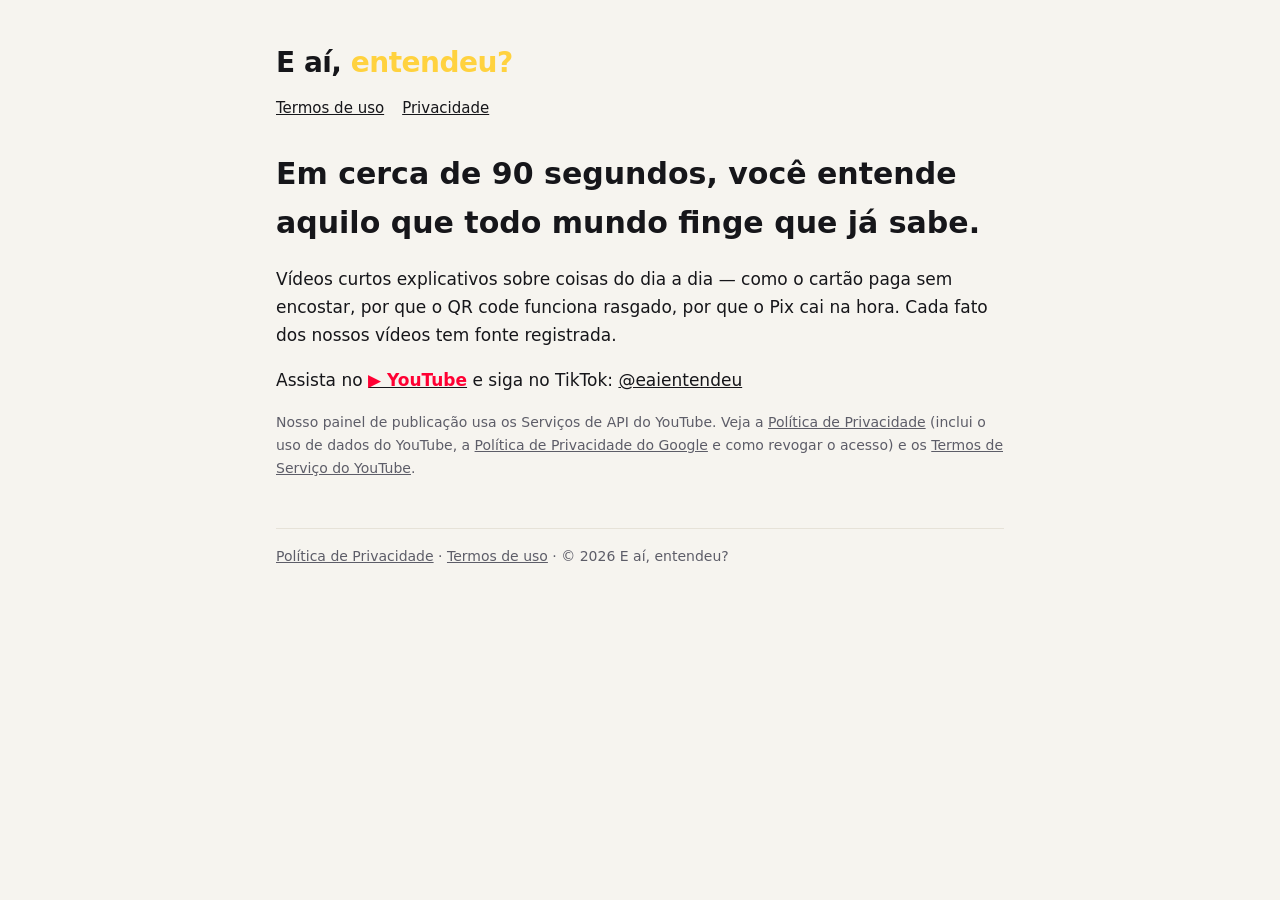
<file: index.html>
<!doctype html><html lang="pt-BR"><head><meta charset="utf-8"><meta name="viewport" content="width=device-width,initial-scale=1">
<title>E aí, entendeu?</title><link rel="stylesheet" href="_style.css"></head><body><main>
<div class="brand">E aí, <span>entendeu?</span></div>
<nav><a href="termos.html">Termos de uso</a><a href="privacidade.html">Privacidade</a></nav>
<h1>Em cerca de 90 segundos, você entende aquilo que todo mundo finge que já sabe.</h1>
<p>Vídeos curtos explicativos sobre coisas do dia a dia — como o cartão paga sem encostar, por que o QR code funciona rasgado, por que o Pix cai na hora. Cada fato dos nossos vídeos tem fonte registrada.</p>
<p>Assista no <a href="https://www.youtube.com/channel/UCP2u45nTyvQA_ytx1JLbhMw"><strong style="color:#ff0033">▶ YouTube</strong></a> e siga no TikTok: <a href="https://www.tiktok.com/@eaientendeu">@eaientendeu</a></p>
<p class="muted">Nosso painel de publicação usa os Serviços de API do YouTube. Veja a <a href="privacidade.html">Política de Privacidade</a> (inclui o uso de dados do YouTube, a <a href="https://policies.google.com/privacy">Política de Privacidade do Google</a> e como revogar o acesso) e os <a href="https://www.youtube.com/t/terms">Termos de Serviço do YouTube</a>.</p>
<footer class="muted"><a href="privacidade.html">Política de Privacidade</a> · <a href="termos.html">Termos de uso</a> · © 2026 E aí, entendeu?</footer>
</main></body></html>
</file>
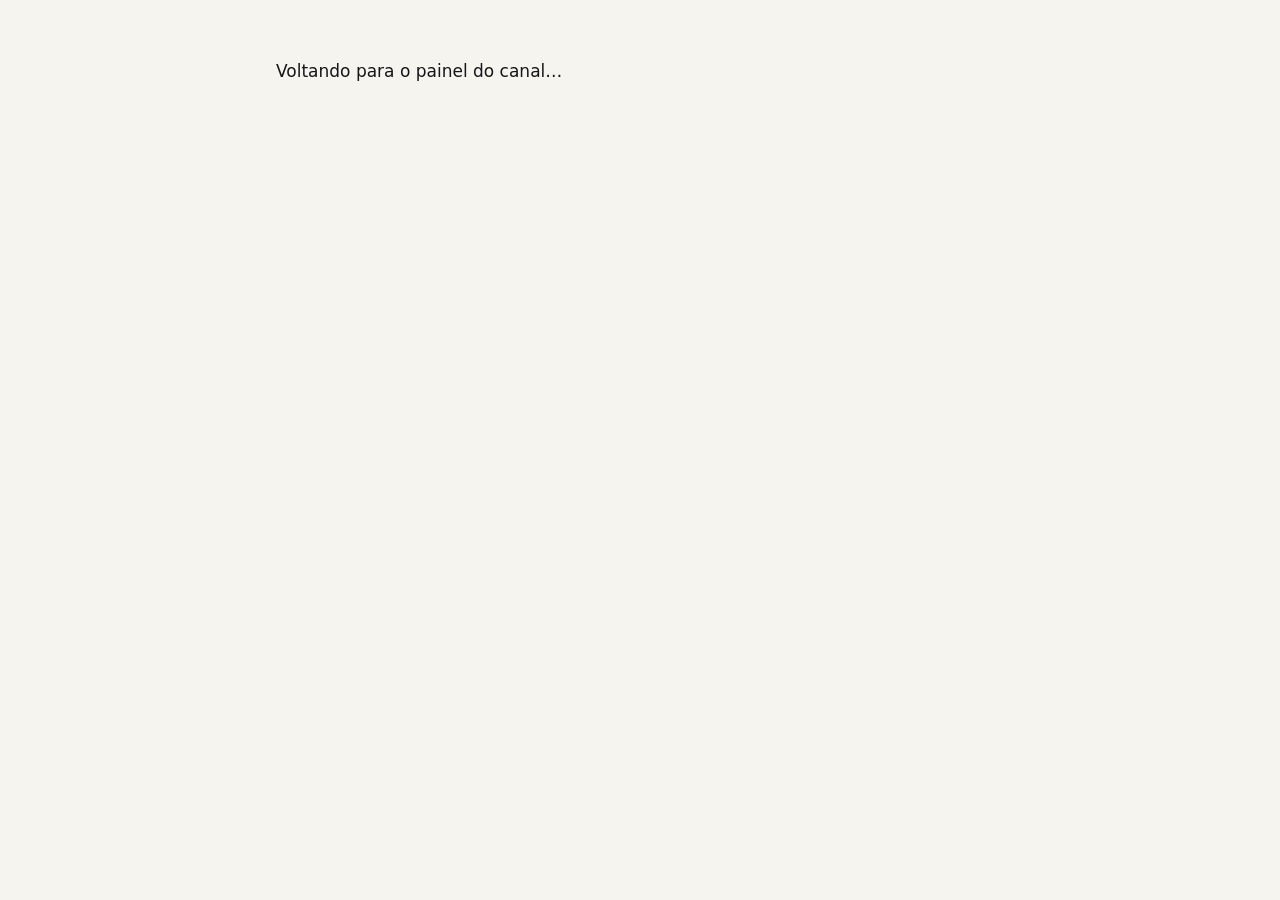
<file: ig-callback.html>
<!doctype html><html lang="pt-BR"><head><meta charset="utf-8"><meta name="viewport" content="width=device-width,initial-scale=1">
<title>Conectando Instagram · E aí, entendeu?</title><link rel="stylesheet" href="_style.css"></head><body><main>
<p>Voltando para o painel do canal…</p>
<script>
// A Meta exige um redirect HTTPS fixo. Esta página devolve o código de autorização ao painel que pediu:
// o endereço do painel vem codificado no final do "state" (aleatório.base64url(endereço)).
var q = new URLSearchParams(location.search);
var target = 'http://localhost:3100';
var st = q.get('state') || '';
var i = st.lastIndexOf('.');
if (i > 0) {
  try {
    var b = st.slice(i + 1).replace(/-/g, '+').replace(/_/g, '/');
    var origin = atob(b + '==='.slice((b.length + 3) % 4));
    if (/^https:\/\/[a-z0-9-]+\.up\.railway\.app$/.test(origin) || /^http:\/\/localhost:\d+$/.test(origin)) target = origin;
  } catch (e) {}
}
if (q.get('code') || q.get('error')) location.replace(target + '/connect/instagram/callback' + location.search);
</script>
</main></body></html>
</file>
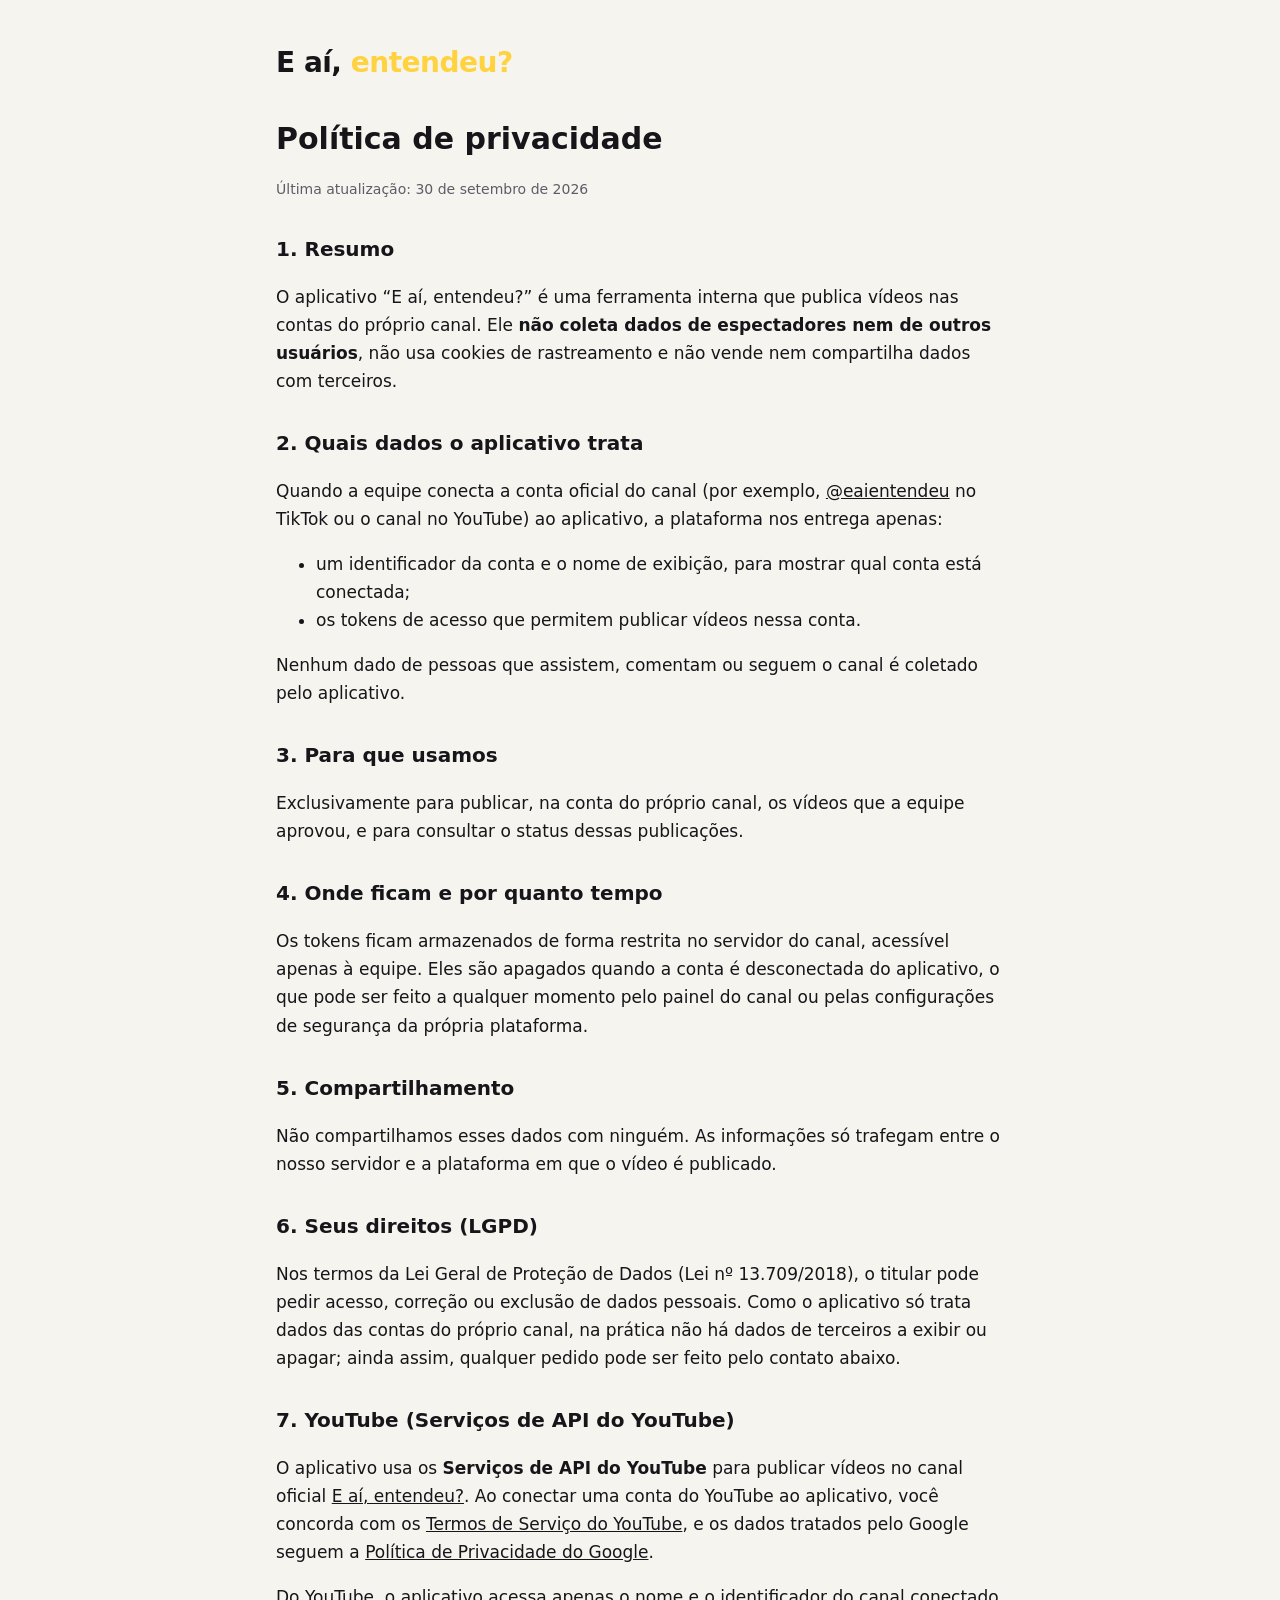
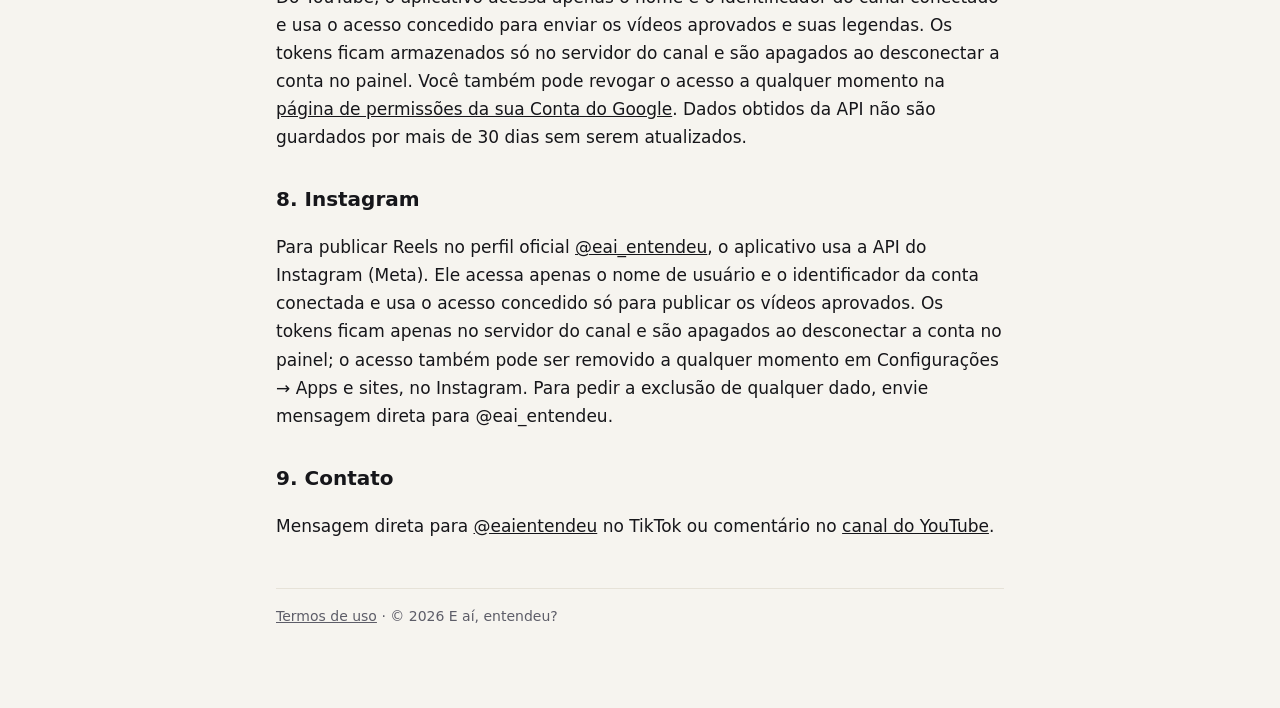
<file: privacidade.html>
<!doctype html><html lang="pt-BR"><head><meta charset="utf-8"><meta name="viewport" content="width=device-width,initial-scale=1">
<title>Política de privacidade · E aí, entendeu?</title><link rel="stylesheet" href="_style.css"></head><body><main>
<a class="brand" href="index.html" style="text-decoration:none">E aí, <span>entendeu?</span></a>
<h1>Política de privacidade</h1>
<p class="muted">Última atualização: 30 de setembro de 2026</p>

<h2>1. Resumo</h2>
<p>O aplicativo “E aí, entendeu?” é uma ferramenta interna que publica vídeos nas contas do próprio canal. Ele <strong>não coleta dados de espectadores nem de outros usuários</strong>, não usa cookies de rastreamento e não vende nem compartilha dados com terceiros.</p>

<h2>2. Quais dados o aplicativo trata</h2>
<p>Quando a equipe conecta a conta oficial do canal (por exemplo, <a href="https://www.tiktok.com/@eaientendeu">@eaientendeu</a> no TikTok ou o canal no YouTube) ao aplicativo, a plataforma nos entrega apenas:</p>
<ul>
<li>um identificador da conta e o nome de exibição, para mostrar qual conta está conectada;</li>
<li>os tokens de acesso que permitem publicar vídeos nessa conta.</li>
</ul>
<p>Nenhum dado de pessoas que assistem, comentam ou seguem o canal é coletado pelo aplicativo.</p>

<h2>3. Para que usamos</h2>
<p>Exclusivamente para publicar, na conta do próprio canal, os vídeos que a equipe aprovou, e para consultar o status dessas publicações.</p>

<h2>4. Onde ficam e por quanto tempo</h2>
<p>Os tokens ficam armazenados de forma restrita no servidor do canal, acessível apenas à equipe. Eles são apagados quando a conta é desconectada do aplicativo, o que pode ser feito a qualquer momento pelo painel do canal ou pelas configurações de segurança da própria plataforma.</p>

<h2>5. Compartilhamento</h2>
<p>Não compartilhamos esses dados com ninguém. As informações só trafegam entre o nosso servidor e a plataforma em que o vídeo é publicado.</p>

<h2>6. Seus direitos (LGPD)</h2>
<p>Nos termos da Lei Geral de Proteção de Dados (Lei nº 13.709/2018), o titular pode pedir acesso, correção ou exclusão de dados pessoais. Como o aplicativo só trata dados das contas do próprio canal, na prática não há dados de terceiros a exibir ou apagar; ainda assim, qualquer pedido pode ser feito pelo contato abaixo.</p>

<h2>7. YouTube (Serviços de API do YouTube)</h2>
<p>O aplicativo usa os <strong>Serviços de API do YouTube</strong> para publicar vídeos no canal oficial <a href="https://www.youtube.com/channel/UCP2u45nTyvQA_ytx1JLbhMw">E aí, entendeu?</a>. Ao conectar uma conta do YouTube ao aplicativo, você concorda com os <a href="https://www.youtube.com/t/terms">Termos de Serviço do YouTube</a>, e os dados tratados pelo Google seguem a <a href="https://policies.google.com/privacy">Política de Privacidade do Google</a>.</p>
<p>Do YouTube, o aplicativo acessa apenas o nome e o identificador do canal conectado e usa o acesso concedido para enviar os vídeos aprovados e suas legendas. Os tokens ficam armazenados só no servidor do canal e são apagados ao desconectar a conta no painel. Você também pode revogar o acesso a qualquer momento na <a href="https://myaccount.google.com/permissions">página de permissões da sua Conta do Google</a>. Dados obtidos da API não são guardados por mais de 30 dias sem serem atualizados.</p>

<h2>8. Instagram</h2>
<p>Para publicar Reels no perfil oficial <a href="https://www.instagram.com/eai_entendeu/">@eai_entendeu</a>, o aplicativo usa a API do Instagram (Meta). Ele acessa apenas o nome de usuário e o identificador da conta conectada e usa o acesso concedido só para publicar os vídeos aprovados. Os tokens ficam apenas no servidor do canal e são apagados ao desconectar a conta no painel; o acesso também pode ser removido a qualquer momento em Configurações → Apps e sites, no Instagram. Para pedir a exclusão de qualquer dado, envie mensagem direta para @eai_entendeu.</p>

<h2>9. Contato</h2>
<p>Mensagem direta para <a href="https://www.tiktok.com/@eaientendeu">@eaientendeu</a> no TikTok ou comentário no <a href="https://www.youtube.com/channel/UCP2u45nTyvQA_ytx1JLbhMw">canal do YouTube</a>.</p>
<footer class="muted"><a href="termos.html">Termos de uso</a> · © 2026 E aí, entendeu?</footer>
</main></body></html>
</file>
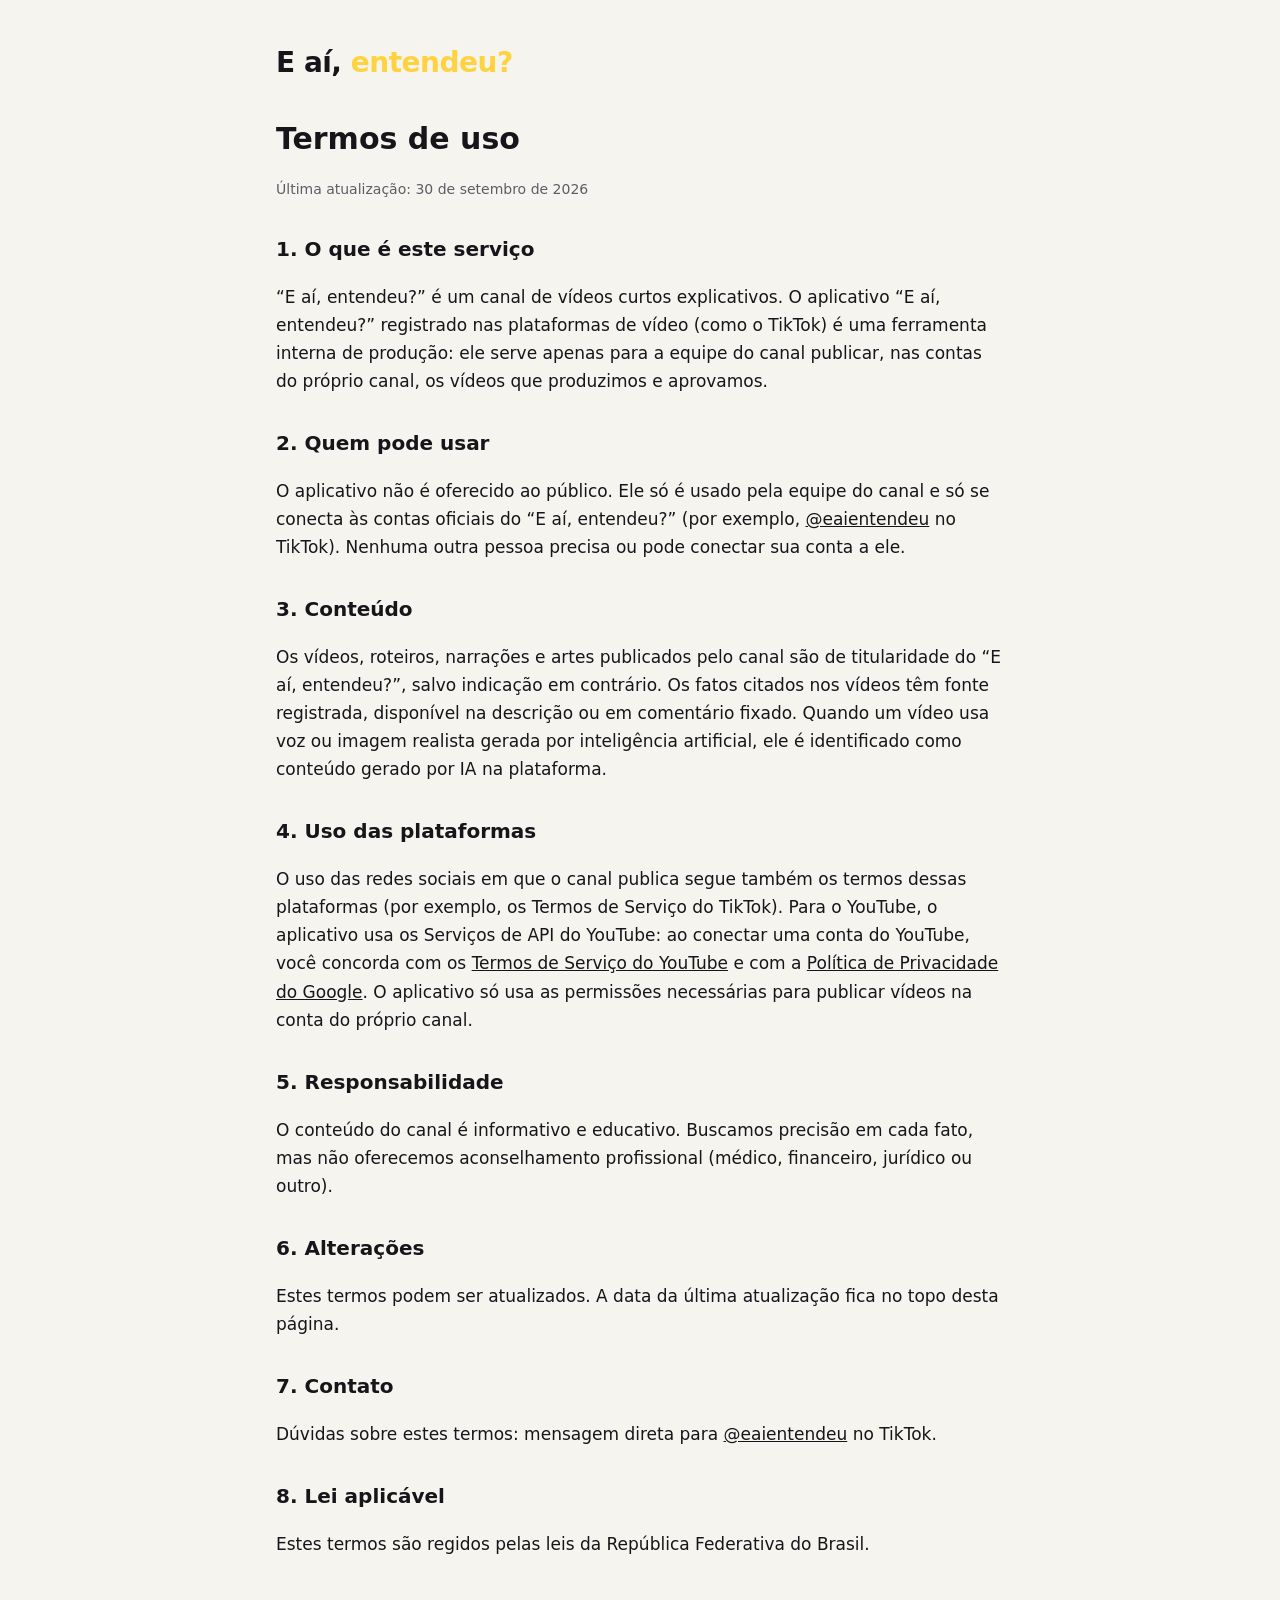
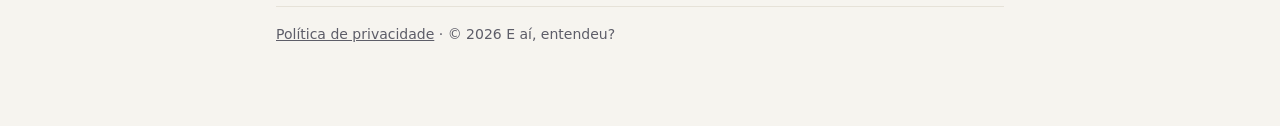
<file: termos.html>
<!doctype html><html lang="pt-BR"><head><meta charset="utf-8"><meta name="viewport" content="width=device-width,initial-scale=1">
<title>Termos de uso · E aí, entendeu?</title><link rel="stylesheet" href="_style.css"></head><body><main>
<a class="brand" href="index.html" style="text-decoration:none">E aí, <span>entendeu?</span></a>
<h1>Termos de uso</h1>
<p class="muted">Última atualização: 30 de setembro de 2026</p>

<h2>1. O que é este serviço</h2>
<p>“E aí, entendeu?” é um canal de vídeos curtos explicativos. O aplicativo “E aí, entendeu?” registrado nas plataformas de vídeo (como o TikTok) é uma ferramenta interna de produção: ele serve apenas para a equipe do canal publicar, nas contas do próprio canal, os vídeos que produzimos e aprovamos.</p>

<h2>2. Quem pode usar</h2>
<p>O aplicativo não é oferecido ao público. Ele só é usado pela equipe do canal e só se conecta às contas oficiais do “E aí, entendeu?” (por exemplo, <a href="https://www.tiktok.com/@eaientendeu">@eaientendeu</a> no TikTok). Nenhuma outra pessoa precisa ou pode conectar sua conta a ele.</p>

<h2>3. Conteúdo</h2>
<p>Os vídeos, roteiros, narrações e artes publicados pelo canal são de titularidade do “E aí, entendeu?”, salvo indicação em contrário. Os fatos citados nos vídeos têm fonte registrada, disponível na descrição ou em comentário fixado. Quando um vídeo usa voz ou imagem realista gerada por inteligência artificial, ele é identificado como conteúdo gerado por IA na plataforma.</p>

<h2>4. Uso das plataformas</h2>
<p>O uso das redes sociais em que o canal publica segue também os termos dessas plataformas (por exemplo, os Termos de Serviço do TikTok). Para o YouTube, o aplicativo usa os Serviços de API do YouTube: ao conectar uma conta do YouTube, você concorda com os <a href="https://www.youtube.com/t/terms">Termos de Serviço do YouTube</a> e com a <a href="https://policies.google.com/privacy">Política de Privacidade do Google</a>. O aplicativo só usa as permissões necessárias para publicar vídeos na conta do próprio canal.</p>

<h2>5. Responsabilidade</h2>
<p>O conteúdo do canal é informativo e educativo. Buscamos precisão em cada fato, mas não oferecemos aconselhamento profissional (médico, financeiro, jurídico ou outro).</p>

<h2>6. Alterações</h2>
<p>Estes termos podem ser atualizados. A data da última atualização fica no topo desta página.</p>

<h2>7. Contato</h2>
<p>Dúvidas sobre estes termos: mensagem direta para <a href="https://www.tiktok.com/@eaientendeu">@eaientendeu</a> no TikTok.</p>

<h2>8. Lei aplicável</h2>
<p>Estes termos são regidos pelas leis da República Federativa do Brasil.</p>
<footer class="muted"><a href="privacidade.html">Política de privacidade</a> · © 2026 E aí, entendeu?</footer>
</main></body></html>
</file>
<file: _style.css>
:root{--bg:#101113;--card:#18191d;--ink:#f2f2f4;--muted:#a0a0ab;--accent:#FFD23F;--line:#2a2b31}
@media (prefers-color-scheme:light){:root{--bg:#f6f4ef;--card:#fff;--ink:#16161a;--muted:#5d5d68;--line:#e6e2d8}}
*{box-sizing:border-box}body{margin:0;background:var(--bg);color:var(--ink);font:17px/1.65 system-ui,-apple-system,"Segoe UI",Roboto,sans-serif}
main{max-width:760px;margin:0 auto;padding:40px 16px 80px}
.brand{font-weight:900;font-size:28px;letter-spacing:-.5px}.brand span{color:var(--accent)}
h1{font-size:30px;margin:28px 0 4px}h2{font-size:20px;margin-top:32px}
.muted{color:var(--muted);font-size:14px}a{color:inherit}
nav{display:flex;gap:18px;margin-top:10px;font-size:15px}
footer{margin-top:48px;padding-top:16px;border-top:1px solid var(--line)}
</file>
